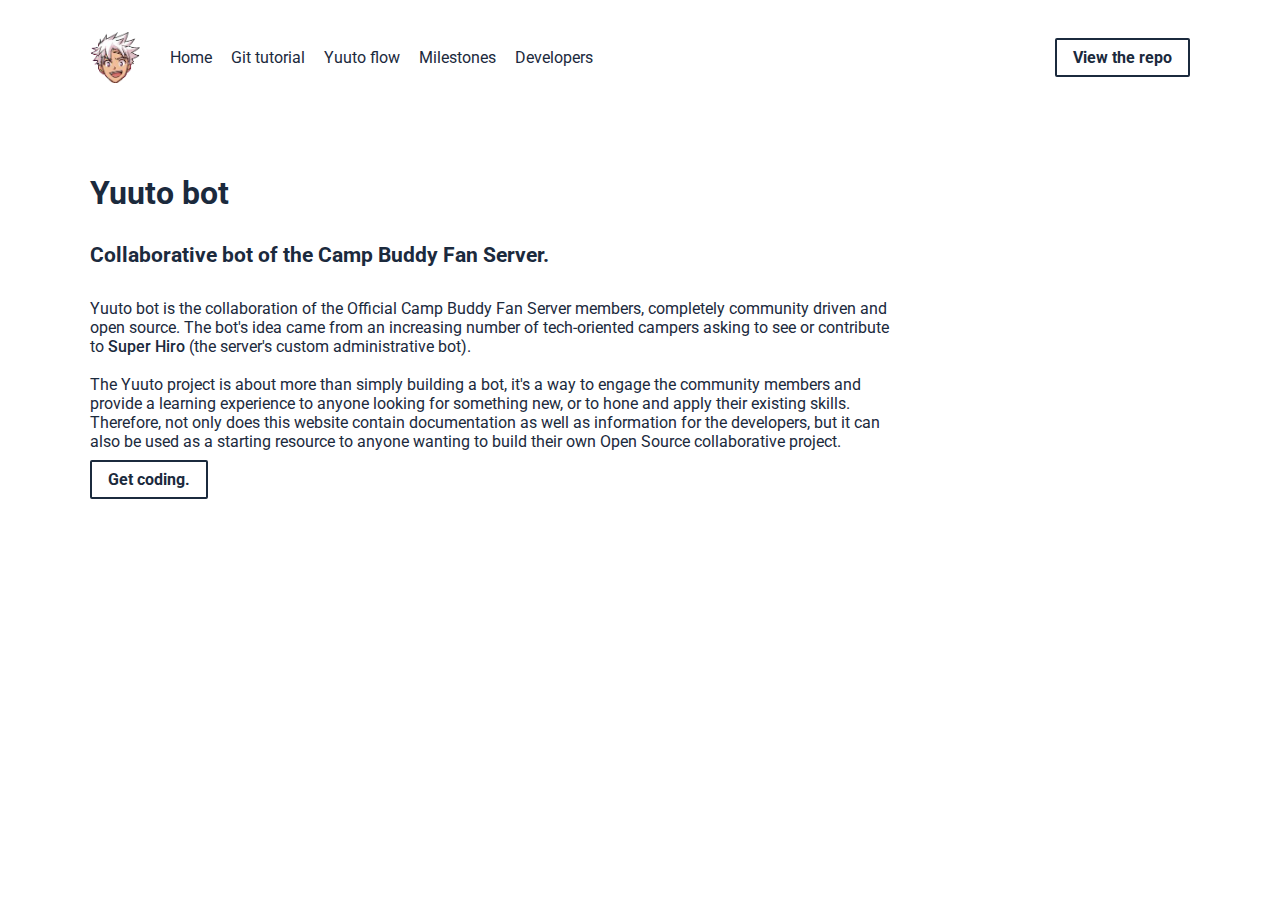
<file: index.html>
<!DOCTYPE html>
<html class="no-js" dir="ltr" lang="en-gb">
  <head>
    <!-- initial setup -->
    <meta charset="utf-8" />
    <meta content="ie=edge" http-equiv="x-ua-compatible" />
    <meta content="width=device-width, initial-scale=1" name="viewport" />
    <title>Yuuto-bot</title>
    <!-- meta -->
    <meta
      content="Information and setup-guides for Yuuto bot."
      name="description"
    />
    <meta content="Yuuto-bot team" name="author" />
    <meta content="Yuuto CB Discord bot" name="keywords" />
    <!-- links -->
    <link
      href="https://fonts.googleapis.com/css?family=Montserrat|Roboto:400,700&display=swap"
      rel="stylesheet"
    />
    <link href="media/styles/main.min.css" rel="stylesheet" type="text/css" />
    <link href="https://iamdeja.github.io/yuuto-docs" rel="canonical" />
    <!-- platforms -->
    <meta content="#ffffff" name="theme-color" />
  </head>

  <body class="home t-yuuto" current-page="landing" subcategory="general">
    <!-- Header -->
    <header class="c-gh u-relative u-fit--w u-of--h">
      <div class="u-wrapper u-margin--c u-padding-24-90--h">
        <div class="header-content">
          <a class="header-logo" href="https://iamdeja.github.io/yuuto-docs">
            <img src="media/images/yuuto.png" alt="yuuto's profile picture" />
          </a>
          <nav class="header-nav u-flex u-flex-al--c u-flex-jc--sb u-of--h">
            <ul class="header-nav__list u-of-x--a u-of-y--h u-nowrap">
              <li class="header-nav__list--el">
                <a href="">Home</a>
              </li>
              <li class="header-nav__list--el">
                <a href="kb/git-tutorial/">Git tutorial</a>
              </li>
              <li class="header-nav__list--el">
                <a href="kb/yuuto-flow/">Yuuto flow</a>
              </li>
              <li class="header-nav__list--el">
                <a href="milestones/">Milestones</a>
              </li>
              <li class="header-nav__list--el">
                <a href="developers/">Developers</a>
              </li>
              <li class="header-nav__list--el">
                <a href="https://github.com/Yuuto-Project/yuuto-bot">GitHub</a>
              </li>
            </ul>
          </nav>
          <div class="header-button">
            <a href="https://github.com/Yuuto-Project/yuuto-bot">View the repo</a>
          </div>
        </div>
      </div>
    </header>

    <!-- Main content -->
    <main class="c-landing" role="main">
      <div class="u-wrapper u-padding-24 u-padding-24-90--h u-margin--c">
        <section class="c-landing-sect c-landing-sect__prim">
          <div class="sect-content">
            <h2 class="sect-title">Yuuto bot</h2>
            <h3 class="sect-subtitle">
              Collaborative bot of the Camp Buddy Fan Server.
            </h3>
          </div>
        </section>
        <section class="c-landing-sect c-landing-sect__info">
          <div class="sect-content">
            <p>
              Yuuto bot is the collaboration of the
              <a href="https://discord.gg/hh2xDTV"
                >Official Camp Buddy Fan Server</a
              >
              members, completely community driven and open source. The bot's
              idea came from an increasing number of tech-oriented campers
              asking to see or contribute to <em>Super Hiro</em> (the server's
              custom administrative bot).
            </p>
            <br />
            <p>
              The Yuuto project is about more than simply building a bot, it's a
              way to engage the community members and provide a learning
              experience to anyone looking for something new, or to hone and
              apply their existing skills. Therefore, not only does this website
              contain documentation as well as information for the developers,
              but it can also be used as a starting resource to anyone wanting
              to build their own Open Source collaborative project.
            </p>
            <br />
            <a class="c-button" href="https://github.com/iamdeja/yuuto-bot"
              >Get coding.</a
            >
          </div>
        </section>
      </div>
    </main>

    <!-- Footer -->
    <footer class="c-global-footer"></footer>
  </body>
</html>
</file>
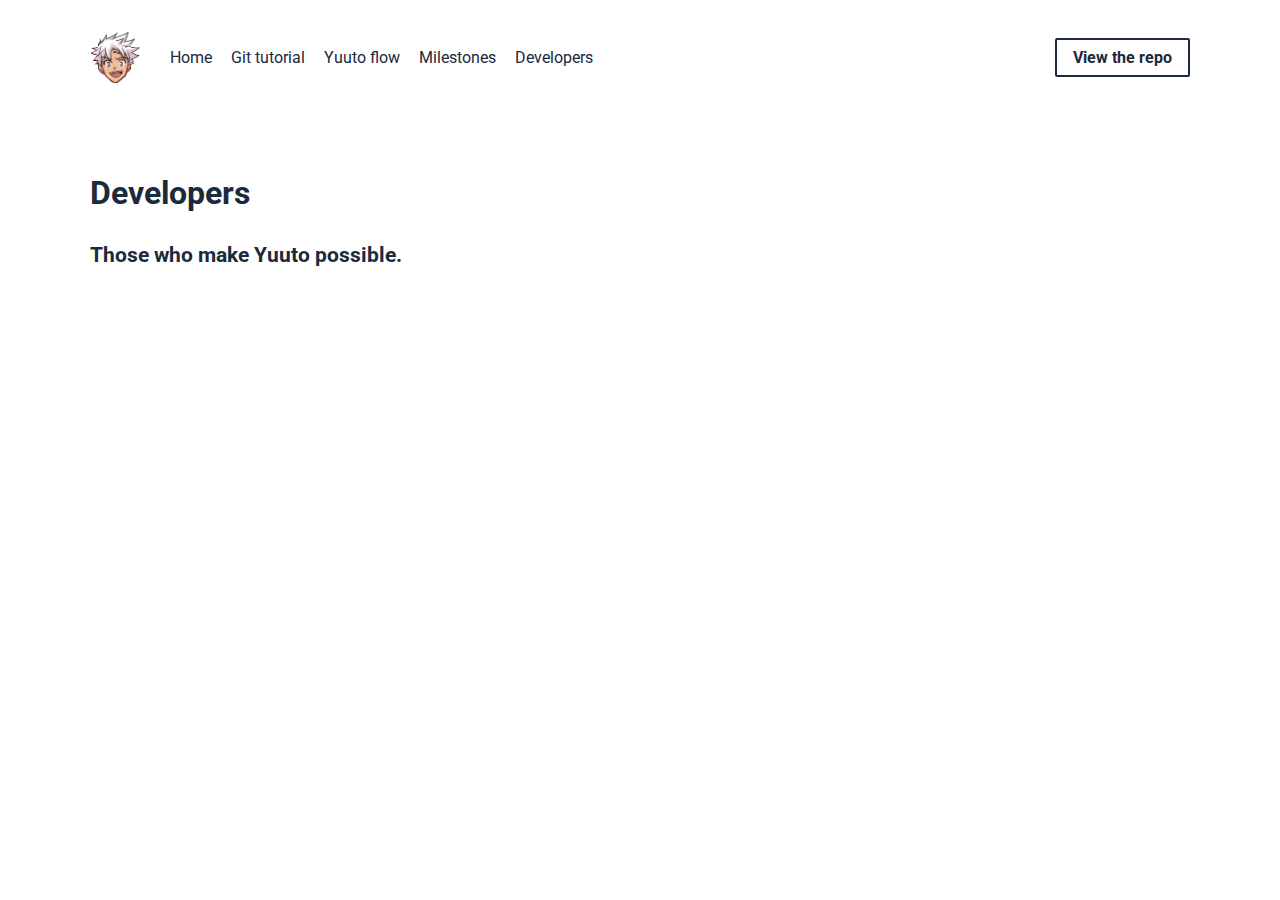
<file: developers/index.html>
<!DOCTYPE html>
<html class="no-js" dir="ltr" lang="en-gb">
  <head>
    <!-- initial setup -->
    <meta charset="utf-8" />
    <meta content="ie=edge" http-equiv="x-ua-compatible" />
    <meta content="width=device-width, initial-scale=1" name="viewport" />
    <title>Developers | Yuuto Bot</title>
    <!-- meta -->
    <meta
      content="List of developers forming the Yuuto project."
      name="description"
    />
    <meta content="Yuuto-bot team" name="author" />
    <meta content="Yuuto CB Discord bot" name="keywords" />
    <!-- links -->
    <link
      href="https://fonts.googleapis.com/css?family=Montserrat|Roboto:400,700&display=swap"
      rel="stylesheet"
    />
    <link
      href="../media/styles/main.min.css"
      rel="stylesheet"
      type="text/css"
    />
    <link href="https://iamdeja.github.io/yuuto-docs" rel="canonical" />
    <!-- platforms -->
    <meta content="#ffffff" name="theme-color" />
  </head>

  <body class="home t-yuuto" current-page="landing" subcategory="general">
    <!-- Header -->
    <header class="c-gh u-relative u-fit--w u-of--h">
      <div class="u-wrapper u-margin--c u-padding-24-90--h">
        <div class="header-content">
          <a class="header-logo" href="https://iamdeja.github.io/yuuto-docs">
            <img
              src="../media/images/yuuto.png"
              alt="yuuto's profile picture"
            />
          </a>
          <nav class="header-nav u-flex u-flex-al--c u-flex-jc--sb u-of--h">
            <ul class="header-nav__list u-of-x--a u-of-y--h u-nowrap">
              <li class="header-nav__list--el">
                <a href="../">Home</a>
              </li>
              <li class="header-nav__list--el">
                <a href="../kb/git-tutorial/">Git tutorial</a>
              </li>
              <li class="header-nav__list--el">
                <a href="../kb/yuuto-flow/">Yuuto flow</a>
              </li>
              <li class="header-nav__list--el">
                <a href="../milestones/">Milestones</a>
              </li>
              <li class="header-nav__list--el">
                <a href="">Developers</a>
              </li>
              <li class="header-nav__list--el">
                <a href="https://github.com/Yuuto-Project/yuuto-bot">GitHub</a>
              </li>
            </ul>
          </nav>
          <div class="header-button">
            <a href="https://github.com/Yuuto-Project/yuuto-bot"
              >View the repo</a
            >
          </div>
        </div>
      </div>
    </header>

    <!-- Main content -->
    <main class="c-landing" role="main">
      <div class="u-wrapper u-padding-24 u-padding-24-90--h u-margin--c">
        <section class="c-landing-sect c-landing-sect__prim">
          <div class="sect-content">
            <h2 class="sect-title">Developers</h2>
            <h3 class="sect-subtitle">
              Those who make Yuuto possible.
            </h3>
          </div>
        </section>
      </div>
    </main>

    <!-- Footer -->
    <footer class="c-global-footer"></footer>
  </body>
</html>
</file>
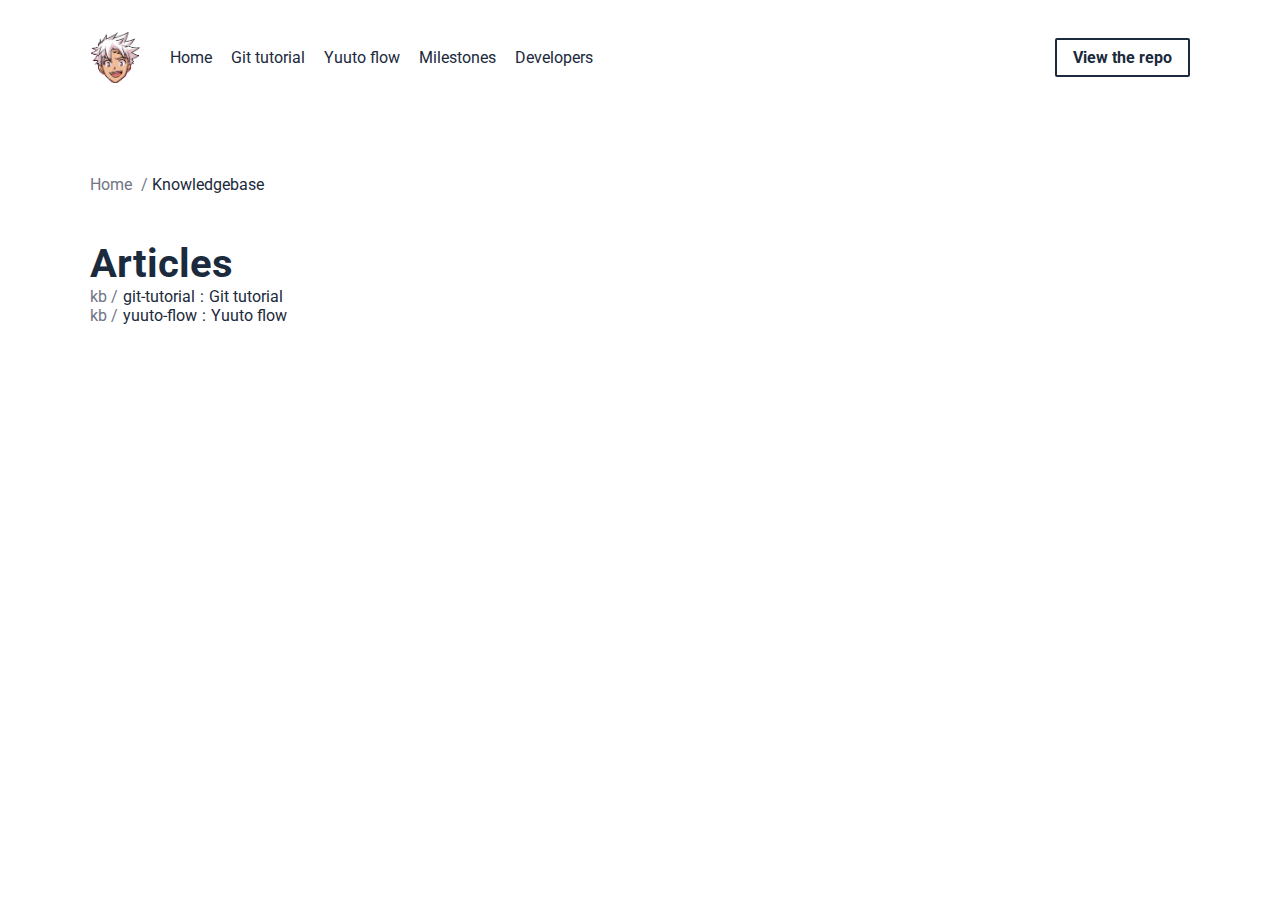
<file: kb/index.html>
<!DOCTYPE html>
<html class="no-js" dir="ltr" lang="en-gb">
  <head>
    <!-- initial setup -->
    <meta charset="utf-8" />
    <meta content="ie=edge" http-equiv="x-ua-compatible" />
    <meta content="width=device-width, initial-scale=1" name="viewport" />
    <title>Directory | Yuuto KB</title>
    <!-- meta -->
    <meta content="Yuuto's Knowledgebase directory." name="description" />
    <meta content="Yuuto-bot team" name="author" />
    <meta content="Yuuto CB knowledgebase" name="keywords" />
    <!-- links -->
    <link
      href="https://fonts.googleapis.com/css?family=Montserrat|Roboto:400,700&display=swap"
      rel="stylesheet"
    />
    <link
      href="../media/styles/main.min.css"
      rel="stylesheet"
      type="text/css"
    />
    <link href="https://iamdeja.github.io/yuuto-docs" rel="canonical" />
    <!-- platforms -->
    <meta content="#ffffff" name="theme-color" />
  </head>

  <body
    class="home t-yuuto"
    current-page="kb"
    subcategory="knowledgebase"
    type="directory"
  >
    <!-- Header -->
    <header class="c-gh u-relative u-fit--w u-of--h">
      <div class="u-wrapper u-margin--c u-padding-24-90--h">
        <div class="header-content">
          <a class="header-logo" href="https://iamdeja.github.io/yuuto-docs">
            <img
              alt="yuuto's profile picture"
              src="../media/images/yuuto.png"
            />
          </a>
          <nav class="header-nav u-flex u-flex-al--c u-flex-jc--sb u-of--h">
            <ul class="header-nav__list u-of-x--a u-of-y--h u-nowrap">
              <li class="header-nav__list--el">
                <a href="../">Home</a>
              </li>
              <li class="header-nav__list--el">
                <a href="git-tutorial/">Git tutorial</a>
              </li>
              <li class="header-nav__list--el">
                <a href="yuuto-flow/">Yuuto flow</a>
              </li>
              <li class="header-nav__list--el">
                <a href="../milestones/">Milestones</a>
              </li>
              <li class="header-nav__list--el">
                <a href="../developers/">Developers</a>
              </li>
              <li class="header-nav__list--el">
                <a href="https://github.com/Yuuto-Project/yuuto-bot">GitHub</a>
              </li>
            </ul>
          </nav>
          <div class="header-button">
            <a href="https://github.com/Yuuto-Project/yuuto-bot">View the repo</a>
          </div>
        </div>
      </div>
    </header>

    <!-- Main content -->
    <main class="c-dir" role="main">
      <div class="u-wrapper u-padding-24 u-padding-24-90--h u-margin--c">
        <nav aria-label="breadcrumbs" class="c-breadcrumbs u-fit--w">
          <ol class="c-breadcrumbs__list">
            <li class="u-inline-block">
              <a class="c-breadcrumbs__list--link" href="../">Home</a>
            </li>
            <li class="u-inline-block">Knowledgebase</li>
          </ol>
        </nav>
        <header class="c-header">
          <h1 class="c-header__title">Articles</h1>
        </header>
        <section class="c-dir-list pages u-block">
          <ul>
            <li>
              <a class="loc" href="git-tutorial/">git-tutorial</a>Git tutorial
            </li>
            <li><a class="loc" href="yuuto-flow/">yuuto-flow</a>Yuuto flow</li>
          </ul>
        </section>
      </div>
    </main>

    <!-- Footer -->
    <footer class="c-global-footer"></footer>
  </body>
</html>
</file>
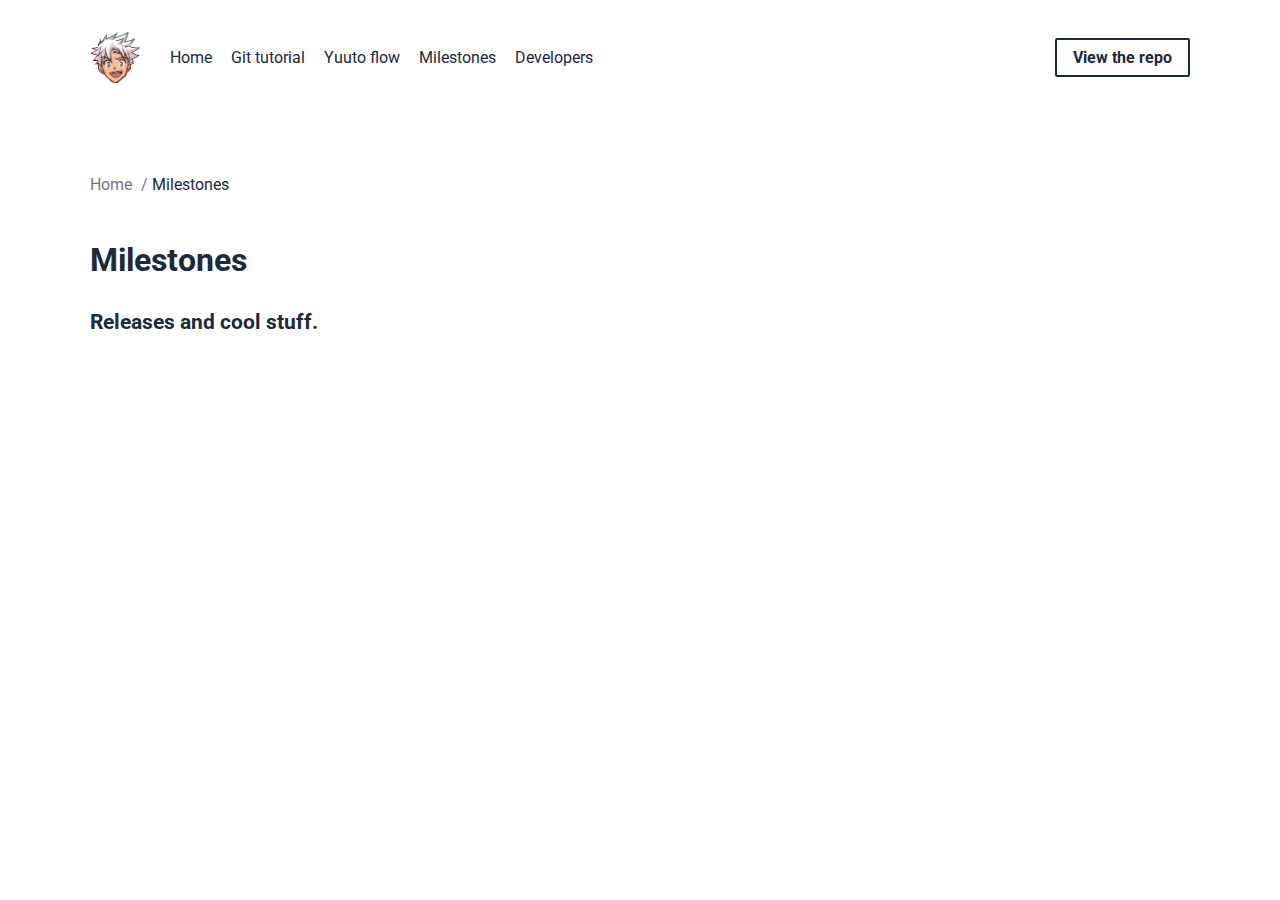
<file: milestones/index.html>
<!DOCTYPE html>
<html class="no-js" dir="ltr" lang="en-gb">
  <head>
    <!-- initial setup -->
    <meta charset="utf-8" />
    <meta content="ie=edge" http-equiv="x-ua-compatible" />
    <meta content="width=device-width, initial-scale=1" name="viewport" />
    <title>Milestones | Yuuto Bot</title>
    <!-- meta -->
    <meta content="List of Yuuto project's milestones." name="description" />
    <meta content="Yuuto-bot team" name="author" />
    <meta content="Yuuto CB Discord bot" name="keywords" />
    <!-- links -->
    <link
      href="https://fonts.googleapis.com/css?family=Montserrat|Roboto:400,700&display=swap"
      rel="stylesheet"
    />
    <link
      href="../media/styles/main.min.css"
      rel="stylesheet"
      type="text/css"
    />
    <link href="https://iamdeja.github.io/yuuto-docs" rel="canonical" />
    <!-- platforms -->
    <meta content="#ffffff" name="theme-color" />
  </head>

  <body class="home t-yuuto" current-page="landing" subcategory="general">
    <!-- Header -->
    <header class="c-gh u-relative u-fit--w u-of--h">
      <div class="u-wrapper u-margin--c u-padding-24-90--h">
        <div class="header-content">
          <a class="header-logo" href="https://iamdeja.github.io/yuuto-docs">
            <img
              alt="yuuto's profile picture"
              src="../media/images/yuuto.png"
            />
          </a>
          <nav class="header-nav u-flex u-flex-al--c u-flex-jc--sb u-of--h">
            <ul class="header-nav__list u-of-x--a u-of-y--h u-nowrap">
              <li class="header-nav__list--el">
                <a href="../">Home</a>
              </li>
              <li class="header-nav__list--el">
                <a href="../kb/git-tutorial/">Git tutorial</a>
              </li>
              <li class="header-nav__list--el">
                <a href="../kb/yuuto-flow/">Yuuto flow</a>
              </li>
              <li class="header-nav__list--el">
                <a href="">Milestones</a>
              </li>
              <li class="header-nav__list--el">
                <a href="../developers/">Developers</a>
              </li>
              <li class="header-nav__list--el">
                <a href="https://github.com/Yuuto-Project/yuuto-bot">GitHub</a>
              </li>
            </ul>
          </nav>
          <div class="header-button">
            <a href="https://github.com/Yuuto-Project/yuuto-bot"
              >View the repo</a
            >
          </div>
        </div>
      </div>
    </header>

    <!-- Main content -->
    <main class="c-landing" role="main">
      <div class="u-wrapper u-padding-24 u-padding-24-90--h u-margin--c">
        <nav aria-label="breadcrumbs" class="c-breadcrumbs u-fit--w">
          <ol class="c-breadcrumbs__list">
            <li class="u-inline-block">
              <a class="c-breadcrumbs__list--link" href="../">Home</a>
            </li>
            <li class="u-inline-block">Milestones</li>
          </ol>
        </nav>
        <section class="c-landing-sect c-landing-sect__prim">
          <div class="sect-content">
            <h2 class="sect-title">Milestones</h2>
            <h3 class="sect-subtitle">
              Releases and cool stuff.
            </h3>
          </div>
        </section>
      </div>
    </main>

    <!-- Footer -->
    <footer class="c-global-footer"></footer>
  </body>
</html>
</file>
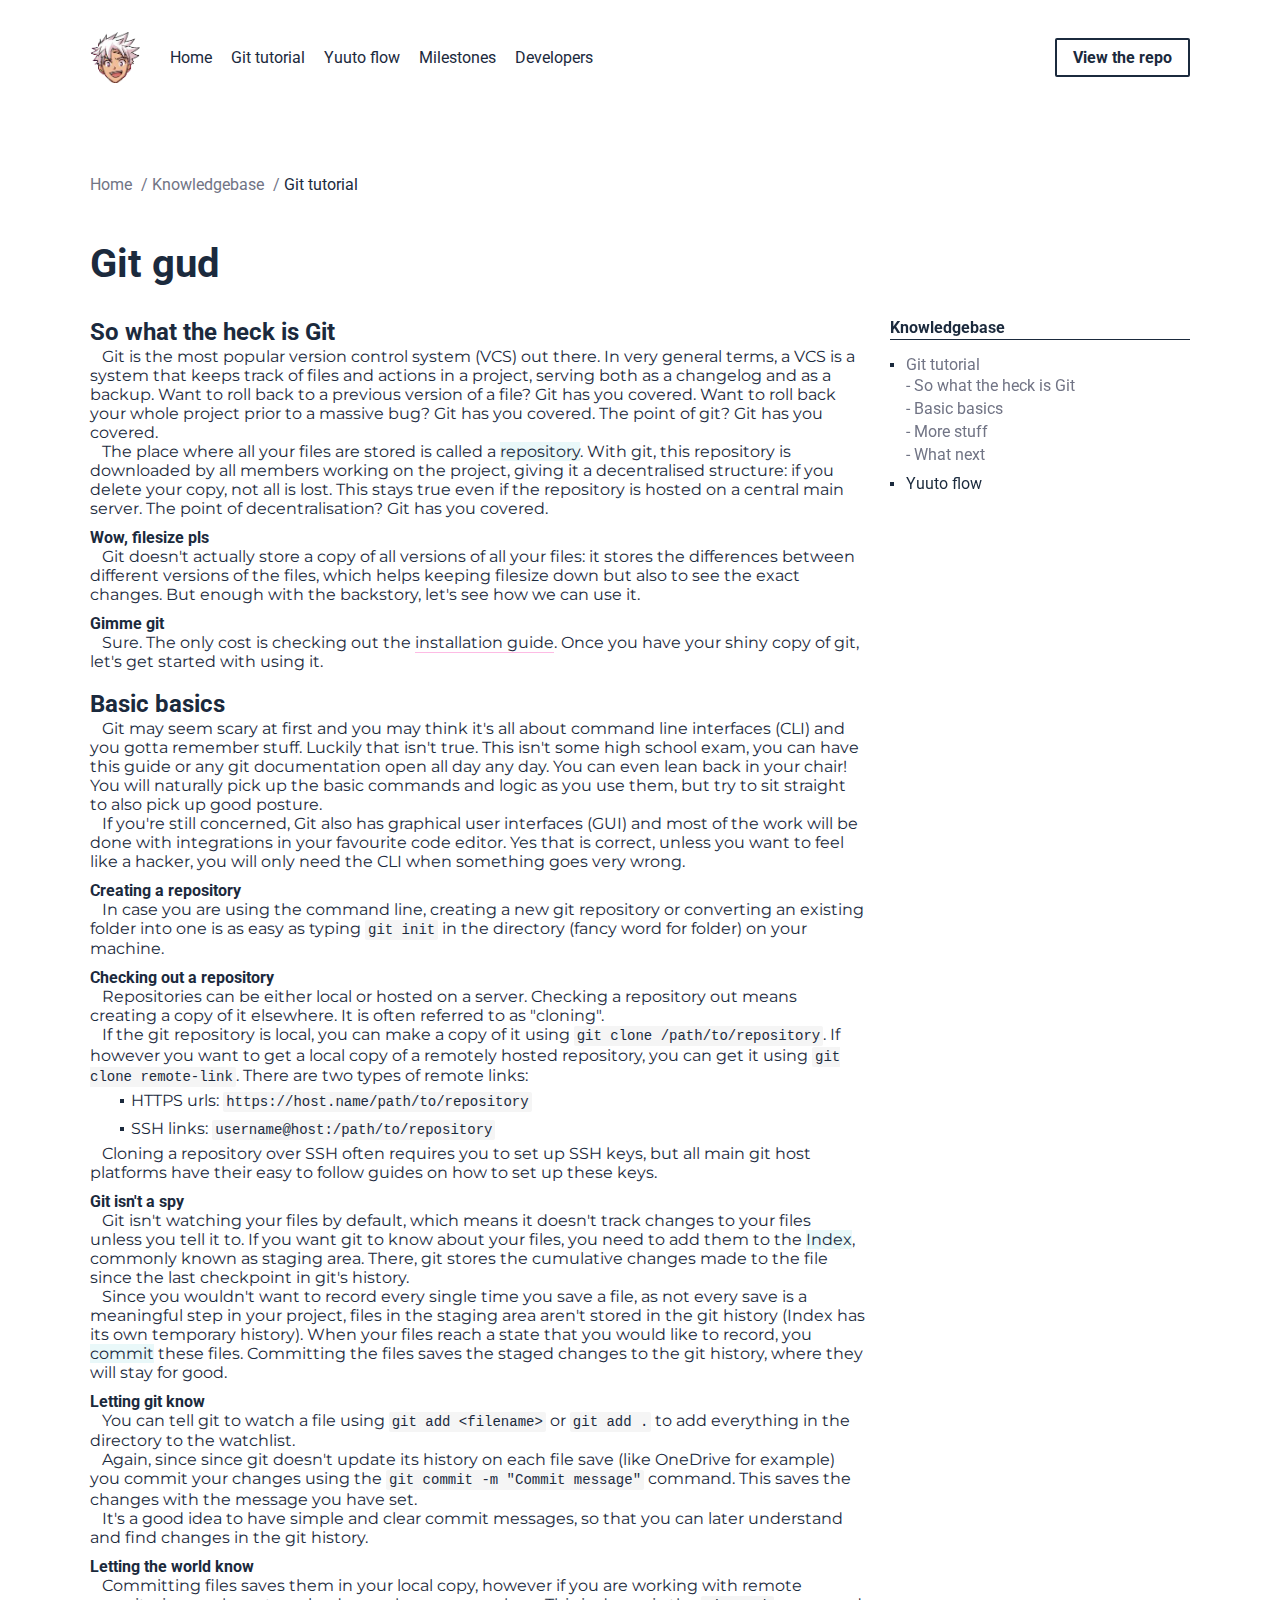
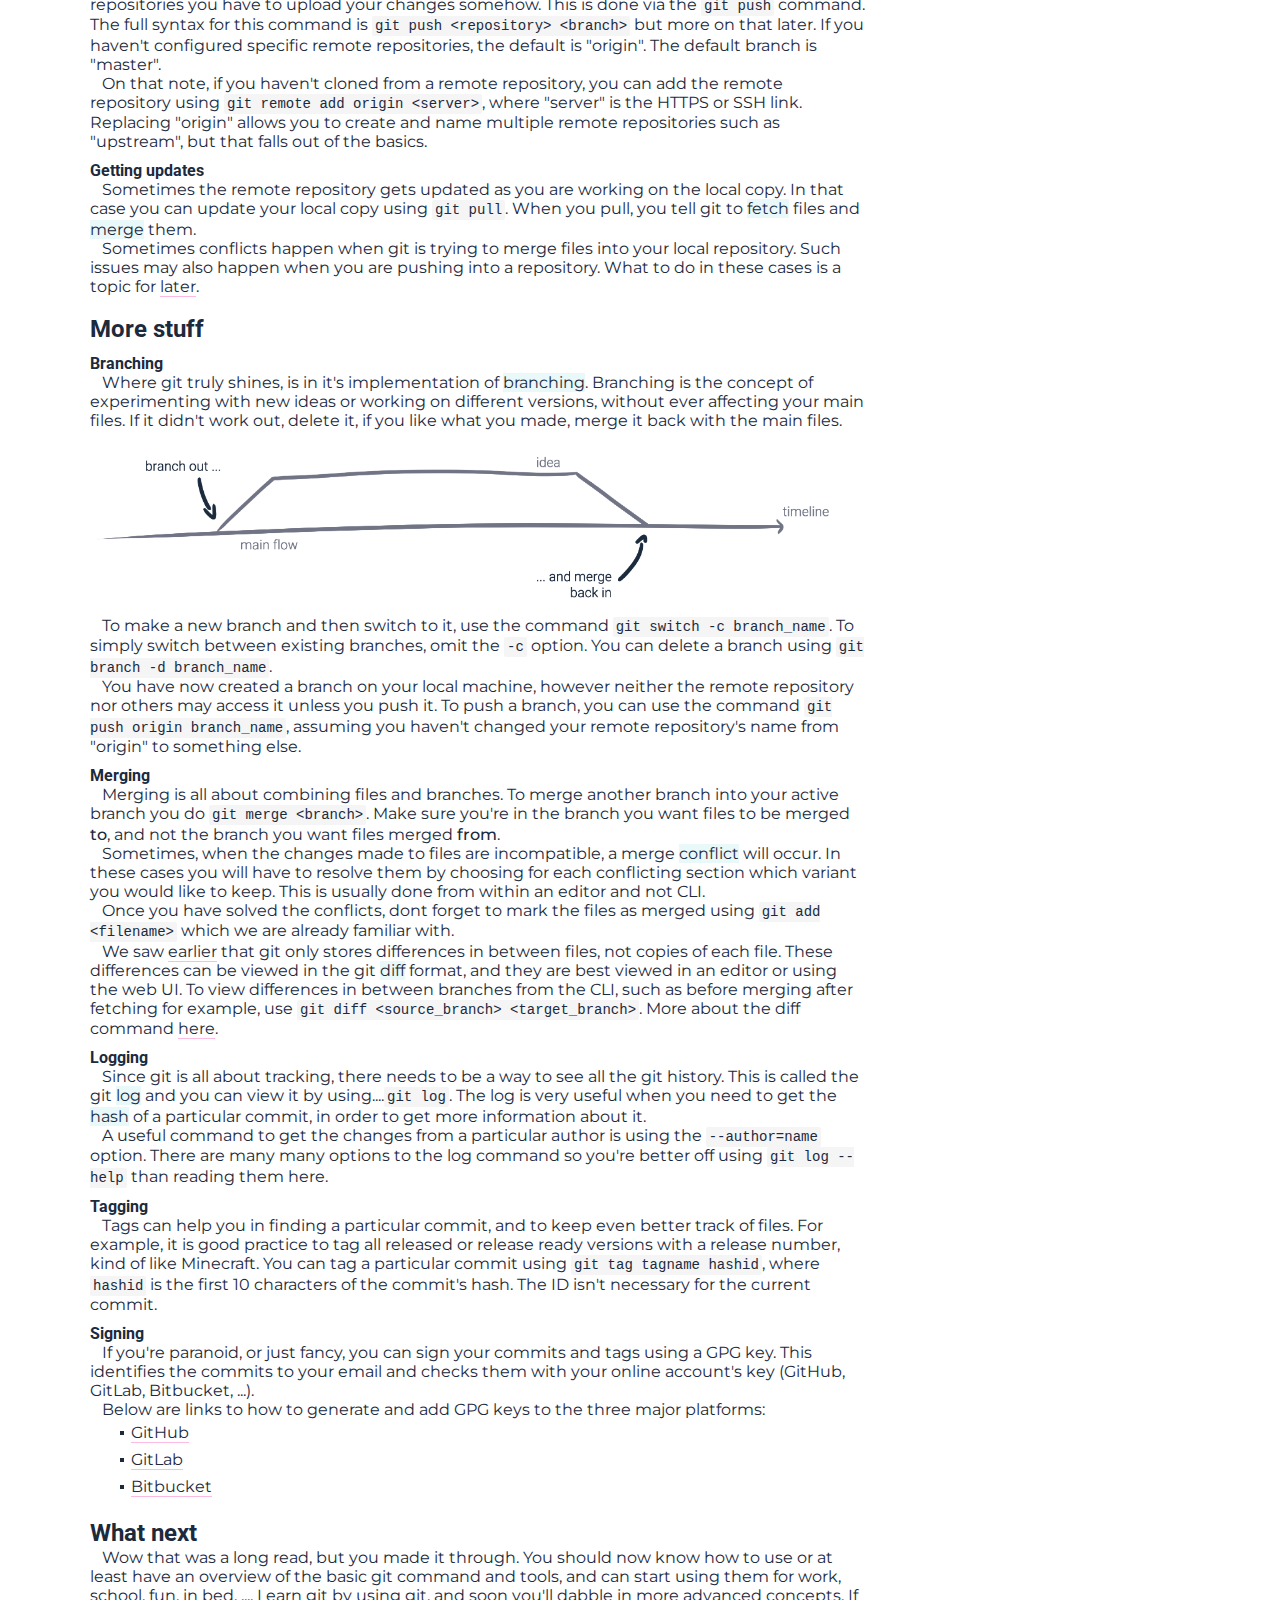
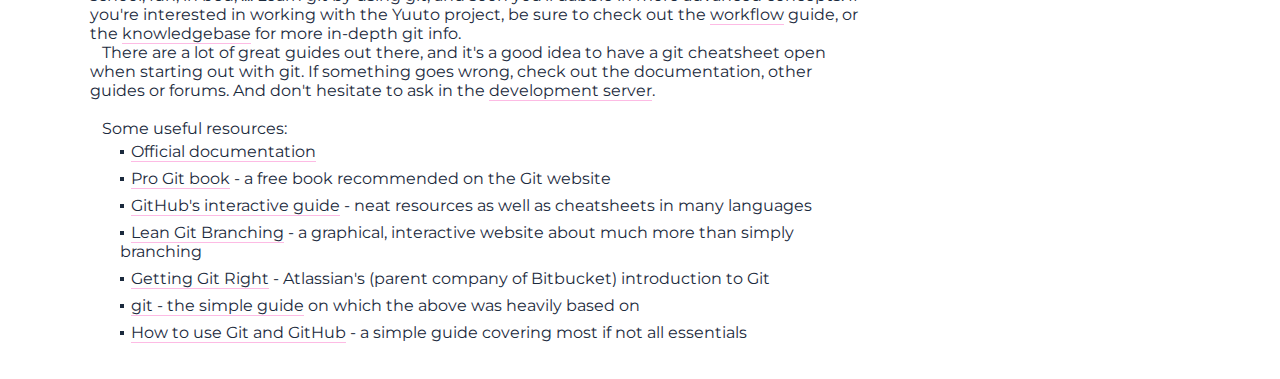
<file: kb/git-tutorial/index.html>
<!DOCTYPE html>
<html class="no-js" dir="ltr" lang="en-gb">
  <head>
    <!-- initial setup -->
    <meta charset="utf-8" />
    <meta content="ie=edge" http-equiv="x-ua-compatible" />
    <meta content="width=device-width, initial-scale=1" name="viewport" />
    <title>Git tutorial | Yuuto KB</title>
    <!-- meta -->
    <meta content="How to work with git." name="description" />
    <meta content="Yuuto-bot team" name="author" />
    <meta content="Yuuto CB bot git tutorial" name="keywords" />
    <!-- links -->
    <link
      href="https://fonts.googleapis.com/css2?family=Montserrat:wght@400;500&family=Roboto:wght@400;700&display=swap"
      rel="stylesheet"
    />
    <link
      href="../../media/styles/main.min.css"
      rel="stylesheet"
      type="text/css"
    />
    <link href="https://iamdeja.github.io/yuuto-docs" rel="canonical" />
    <!-- platforms -->
    <meta content="#ffffff" name="theme-color" />
    <!-- Scripts -->
    <script
      defer=""
      src="../../media/scripts/main.js"
      type="text/JavaScript"
    ></script>
  </head>

  <body
    class="home t-yuuto"
    current-page="git-tutorial"
    subcategory="knowledgebase"
  >
    <!-- No progress tracker -->
    <!-- Header -->
    <header class="c-gh u-relative u-fit--w u-of--h">
      <div class="u-wrapper u-margin--c u-padding-24-90--h">
        <div class="header-content">
          <a class="header-logo" href="https://iamdeja.github.io/yuuto-docs">
            <img
              alt="yuuto's profile picture"
              src="../../media/images/yuuto.png"
            />
          </a>
          <nav class="header-nav u-flex u-flex-al--c u-flex-jc--sb u-of--h">
            <ul class="header-nav__list u-of-x--a u-of-y--h u-nowrap">
              <li class="header-nav__list--el">
                <a href="../../">Home</a>
              </li>
              <li class="header-nav__list--el">
                <a href="">Git tutorial</a>
              </li>
              <li class="header-nav__list--el">
                <a href="../yuuto-flow/">Yuuto flow</a>
              </li>
              <li class="header-nav__list--el">
                <a href="../../milestones/">Milestones</a>
              </li>
              <li class="header-nav__list--el">
                <a href="../../developers/">Developers</a>
              </li>
              <li class="header-nav__list--el">
                <a href="https://github.com/Yuuto-Project/yuuto-bot">GitHub</a>
              </li>
            </ul>
          </nav>
          <div class="header-button">
            <a href="https://github.com/Yuuto-Project/yuuto-bot"
              >View the repo</a
            >
          </div>
        </div>
      </div>
    </header>

    <!-- Main content -->
    <main class="c-articlepage" role="main">
      <div class="u-wrapper u-padding-24 u-padding-24-90--h u-margin--c">
        <nav aria-label="breadcrumbs" class="c-breadcrumbs u-fit--w">
          <ol class="c-breadcrumbs__list">
            <li class="u-inline-block">
              <a class="c-breadcrumbs__list--link" href="../../">Home</a>
            </li>
            <li class="u-inline-block">
              <a class="c-breadcrumbs__list--link" href="../">Knowledgebase</a>
            </li>
            <li class="u-inline-block">Git tutorial</li>
          </ol>
        </nav>
        <header class="c-article-header">
          <h1 class="artic-title">Git gud</h1>
        </header>
        <article class="c-article u-inline-block">
          <h3 id="whatis">So what the heck is Git</h3>
          <p>
            Git is the most popular version control system (VCS) out there. In
            very general terms, a VCS is a system that keeps track of files and
            actions in a project, serving both as a changelog and as a backup.
            Want to roll back to a previous version of a file? Git has you
            covered. Want to roll back your whole project prior to a massive
            bug? Git has you covered. The point of git? Git has you covered.
          </p>
          <p>
            The place where all your files are stored is called a
            <b class="has-annotation" id="repository">repository</b>. With git,
            this repository is downloaded by all members working on the project,
            giving it a decentralised structure: if you delete your copy, not
            all is lost. This stays true even if the repository is hosted on a
            central main server. The point of decentralisation? Git has you
            covered.
          </p>
          <h4 id="filesize-pls">Wow, filesize pls</h4>
          <p>
            Git doesn't actually store a copy of all versions of all your files:
            it stores the differences between different versions of the files,
            which helps keeping filesize down but also to see the exact changes.
            But enough with the backstory, let's see how we can use it.
          </p>
          <h4>Gimme git</h4>
          <p>
            Sure. The only cost is checking out the
            <a
              href="https://git-scm.com/book/en/v2/Getting-Started-Installing-Git"
              >installation guide</a
            >. Once you have your shiny copy of git, let's get started with
            using it.
          </p>
          <h3 id="basic-basics">Basic basics</h3>
          <p>
            Git may seem scary at first and you may think it's all about command
            line interfaces (CLI) and you gotta remember stuff. Luckily that
            isn't true. This isn't some high school exam, you can have this
            guide or any git documentation open all day any day. You can even
            lean back in your chair! You will naturally pick up the basic
            commands and logic as you use them, but try to sit straight to also
            pick up good posture.
          </p>
          <p>
            If you're still concerned, Git also has graphical user interfaces
            (GUI) and most of the work will be done with integrations in your
            favourite code editor. Yes that is correct, unless you want to feel
            like a hacker, you will only need the CLI when something goes very
            wrong.
          </p>
          <h4>Creating a repository</h4>
          <p>
            In case you are using the command line, creating a new git
            repository or converting an existing folder into one is as easy as
            typing
            <code>git init</code> in the directory (fancy word for folder) on
            your machine.
          </p>
          <h4>Checking out a repository</h4>
          <p>
            Repositories can be either local or hosted on a server. Checking a
            repository out means creating a copy of it elsewhere. It is often
            referred to as "cloning".
          </p>
          <p>
            If the git repository is local, you can make a copy of it using
            <code>git clone /path/to/repository</code>. If however you want to
            get a local copy of a remotely hosted repository, you can get it
            using <code>git clone remote-link</code>. There are two types of
            remote links:
          </p>
          <ul>
            <li>
              HTTPS urls:
              <code>https://host.name/path/to/repository</code>
            </li>
            <li>
              SSH links:
              <code>username@host:/path/to/repository</code>
            </li>
          </ul>
          <p>
            Cloning a repository over SSH often requires you to set up SSH keys,
            but all main git host platforms have their easy to follow guides on
            how to set up these keys.
          </p>
          <h4>Git isn't a spy</h4>
          <p>
            Git isn't watching your files by default, which means it doesn't
            track changes to your files unless you tell it to. If you want git
            to know about your files, you need to add them to the
            <b class="has-annotation" id="index">Index</b>, commonly known as
            staging area. There, git stores the cumulative changes made to the
            file since the last checkpoint in git's history.
          </p>
          <p>
            Since you wouldn't want to record every single time you save a file,
            as not every save is a meaningful step in your project, files in the
            staging area aren't stored in the git history (Index has its own
            temporary history). When your files reach a state that you would
            like to record, you
            <b class="has-annotation" id="commit">commit</b> these files.
            Committing the files saves the staged changes to the git history,
            where they will stay for good.
          </p>
          <h4>Letting git know</h4>
          <p>
            You can tell git to watch a file using
            <code>git add &ltfilename&gt</code> or <code>git add .</code> to add
            everything in the directory to the watchlist.
          </p>
          <p>
            Again, since since git doesn't update its history on each file save
            (like OneDrive for example) you commit your changes using the
            <code>git commit -m "Commit message"</code> command. This saves the
            changes with the message you have set.
          </p>
          <p>
            It's a good idea to have simple and clear commit messages, so that
            you can later understand and find changes in the git history.
          </p>
          <h4>Letting the world know</h4>
          <p>
            Committing files saves them in your local copy, however if you are
            working with remote repositories you have to upload your changes
            somehow. This is done via the <code>git push</code> command. The
            full syntax for this command is
            <code>git push &ltrepository&gt &ltbranch&gt</code> but more on that
            later. If you haven't configured specific remote repositories, the
            default is "origin". The default branch is "master".
          </p>
          <p>
            On that note, if you haven't cloned from a remote repository, you
            can add the remote repository using
            <code>git remote add origin &ltserver&gt</code>, where "server" is
            the HTTPS or SSH link. Replacing "origin" allows you to create and
            name multiple remote repositories such as "upstream", but that falls
            out of the basics.
          </p>
          <h4>Getting updates</h4>
          <p>
            Sometimes the remote repository gets updated as you are working on
            the local copy. In that case you can update your local copy using
            <code>git pull</code>. When you pull, you tell git to
            <b class="has-annotation" id="fetch">fetch</b> files and
            <b class="has-annotation" id="merge">merge</b> them.
          </p>
          <p>
            Sometimes conflicts happen when git is trying to merge files into
            your local repository. Such issues may also happen when you are
            pushing into a repository. What to do in these cases is a topic for
            <a href="#merging">later</a>.
          </p>
          <h3 id="more-stuff">More stuff</h3>
          <h4>Branching</h4>
          <p>
            Where git truly shines, is in it's implementation of
            <b class="has-annotation" id="branching">branching</b>. Branching is
            the concept of experimenting with new ideas or working on different
            versions, without ever affecting your main files. If it didn't work
            out, delete it, if you like what you made, merge it back with the
            main files.
          </p>
          <img
            alt="Git branching example"
            src="../../media/images/git_branching.png"
          />
          <p>
            To make a new branch and then switch to it, use the command
            <code>git switch -c branch_name</code>. To simply switch between
            existing branches, omit the <code>-c</code> option. You can delete a
            branch using <code>git branch -d branch_name</code>.
          </p>
          <p>
            You have now created a branch on your local machine, however neither
            the remote repository nor others may access it unless you push it.
            To push a branch, you can use the command
            <code>git push origin branch_name</code>, assuming you haven't
            changed your remote repository's name from "origin" to something
            else.
          </p>
          <h4 id="merging">Merging</h4>
          <p>
            Merging is all about combining files and branches. To merge another
            branch into your active branch you do
            <code>git merge &ltbranch&gt</code>. Make sure you're in the branch
            you want files to be merged <em>to</em>, and not the branch you want
            files merged <em>from</em>.
          </p>
          <p>
            Sometimes, when the changes made to files are incompatible, a merge
            <b id="conflict" class="has-annotation">conflict</b> will occur. In
            these cases you will have to resolve them by choosing for each
            conflicting section which variant you would like to keep. This is
            usually done from within an editor and not CLI.
          </p>
          <p>
            Once you have solved the conflicts, dont forget to mark the files as
            merged using <code>git add &ltfilename&gt</code> which we are
            already familiar with.
          </p>
          <p>
            We saw <a href="#filesize-pls">earlier</a> that git only stores
            differences in between files, not copies of each file. These
            differences can be viewed in the git
            <b id="diff" class="has-annotation">diff</b> format, and they are
            best viewed in an editor or using the web UI. To view differences in
            between branches from the CLI, such as before merging after fetching
            for example, use
            <code>git diff &ltsource_branch&gt &lttarget_branch&gt</code>. More
            about the diff command <a href="">here</a>.
          </p>
          <h4>Logging</h4>
          <p>
            Since git is all about tracking, there needs to be a way to see all
            the git history. This is called the git
            <b id="log" class="has-annotation">log</b> and you can view it by
            using....<code>git log</code>. The log is very useful when you need
            to get the <b id="hash" class="has-annotation">hash</b> of a
            particular commit, in order to get more information about it.
          </p>
          <p>
            A useful command to get the changes from a particular author is
            using the <code>--author=name</code> option. There are many many
            options to the log command so you're better off using
            <code>git log --help</code> than reading them here.
          </p>
          <h4>Tagging</h4>
          <p>
            Tags can help you in finding a particular commit, and to keep even
            better track of files. For example, it is good practice to tag all
            released or release ready versions with a release number, kind of
            like Minecraft. You can tag a particular commit using
            <code>git tag tagname hashid</code>, where <code>hashid</code> is
            the first 10 characters of the commit's hash. The ID isn't necessary
            for the current commit.
          </p>
          <h4>Signing</h4>
          <p>
            If you're paranoid, or just fancy, you can sign your commits and
            tags using a GPG key. This identifies the commits to your email and
            checks them with your online account's key (GitHub, GitLab,
            Bitbucket, ...).
          </p>
          <p>
            Below are links to how to generate and add GPG keys to the three
            major platforms:
          </p>
          <ul>
            <li>
              <a
                href="https://help.github.com/en/github/authenticating-to-github/managing-commit-signature-verification"
                >GitHub</a
              >
            </li>
            <li>
              <a
                href="https://docs.gitlab.com/ee/user/project/repository/gpg_signed_commits/"
                >GitLab</a
              >
            </li>
            <li>
              <a
                href="https://confluence.atlassian.com/bitbucketserver/using-gpg-keys-913477014.html"
                >Bitbucket</a
              >
            </li>
          </ul>
          <h3 id="what-next">What next</h3>
          <p>
            Wow that was a long read, but you made it through. You should now
            know how to use or at least have an overview of the basic git
            command and tools, and can start using them for work, school, fun,
            in bed, .... Learn git by using git, and soon you'll dabble in more
            advanced concepts. If you're interested in working with the Yuuto
            project, be sure to check out the
            <a href="../yuuto-flow/">workflow</a> guide, or the
            <a href="../">knowledgebase</a> for more in-depth git info.
          </p>
          <p>
            There are a lot of great guides out there, and it's a good idea to
            have a git cheatsheet open when starting out with git. If something
            goes wrong, check out the documentation, other guides or forums. And
            don't hesitate to ask in the
            <a href="https://discord.gg/fPFbV8G">development server</a>.
          </p>
          <br />
          <p>Some useful resources:</p>
          <ul>
            <li>
              <a href="https://git-scm.com/docs">Official documentation</a>
            </li>
            <li>
              <a href="https://git-scm.com/book/en/v2">Pro Git book</a> - a free
              book recommended on the Git website
            </li>
            <li>
              <a href="https://try.github.io/">GitHub's interactive guide</a> -
              neat resources as well as cheatsheets in many languages
            </li>
            <li>
              <a href="https://learngitbranching.js.org/">Lean Git Branching</a>
              - a graphical, interactive website about much more than simply
              branching
            </li>
            <li>
              <a href="https://www.atlassian.com/git">Getting Git Right</a> -
              Atlassian's (parent company of Bitbucket) introduction to Git
            </li>
            <li>
              <a href="https://rogerdudler.github.io/git-guide/"
                >git - the simple guide</a
              >
              on which the above was heavily based on
            </li>
            <li>
              <a href="https://www.codepicky.com/git-tutorial/"
                >How to use Git and GitHub</a
              >
              - a simple guide covering most if not all essentials
            </li>
          </ul>
        </article>
        <nav class="c-article-nav u-float--r u-relative">
          <h2 class="c-article-nav__title">Knowledgebase</h2>
          <ul class="c-article-nav__list">
            <li class="u-relative">
              <a href="#">Git tutorial</a>
              <ul>
                <li><a href="#whatis">So what the heck is Git</a></li>
                <li><a href="#basic-basics">Basic basics</a></li>
                <li><a href="#more-stuff">More stuff</a></li>
                <li><a href="#what-next">What next</a></li>
              </ul>
            </li>
            <li class="u-relative">
              <a href="../yuuto-flow/">Yuuto flow</a>
            </li>
          </ul>
          <div class="c-annotations">
            <div class="annotation --branching">
              In Git, branching is a very lightweight operation, making it a
              powerful core feature. This is not true for many other VCSs. More
              info
              <a href="">here</a>.
            </div>
            <div class="annotation --commit">
              When to commit files is purely preference. Some prefer less and
              more meaningful commits, some commit after every minor change.
            </div>
            <div class="annotation --merge">
              Merging can get pretty complicated. While the very basics are
              covered <a href="#merging">later</a> in this guide, more info
              about it can be found <a href="">here</a>.
            </div>
            <div class="annotation --fetch">
              When you fetch files, you are simply updating git on new changes
              such as new branches or commits. It won't write to your local
              files.
            </div>
            <div class="annotation --repository">
              The repository also stores all the metadata and the git magic for
              your files. On your local machine it is located in a
              <code>.git</code> folder. Delete it and your local history is
              gone.
            </div>
            <div class="annotation --index">
              The Index works as a cache. It stores all the changes that you
              don't necessarily want to commit separately.
            </div>
            <div class="annotation --hash">
              A hash is like a footprint, or commit signature. It is a long
              sequence of letters and numbers that uniquely identifies a commit.
            </div>
            <div class="annotation --conflict">
              Conflicts typically happen when you are trying to merge a file
              which has a newer version that the version you made changes to,
              and git can't figure out which changes to keep.
            </div>
            <div class="annotation --log">
              Using the log with a CLI isn't the most clear and optimised,
              therefore when starting out, it's good to use a GUI or web
              interface.
            </div>
            <div class="annotation --diff">
              The diff format shows additions, removals and changes to files. On
              graphical interfaces, unchanged parts of code are often skipped.
            </div>
          </div>
        </nav>
      </div>
    </main>

    <!-- Footer -->
    <footer class="c-global-footer"></footer>
  </body>
</html>
</file>
<file: media/styles/main.min.css>
﻿.t-yuuto{--c-text: #1b2a3d;--c-bg: #fff;--c-spot: #18c164;--c-spotlight: #fdbbe4;--c-limelight: #2bb9c0;--c-text--reverse: #717485;--c-bg--reverse: #f5f5f5;--c-spot--reverse: #fff;--c-lime--subtle: rgba(43, 185, 192, 0.1);--c-gradient: linear-gradient( 90deg, rgba(253, 187, 228, 1) 15%, rgba(43, 185, 192, 1) 100% )}.u-of--h{overflow:hidden !important}.u-of--a{overflow:auto !important}.u-of--s{overflow:scroll !important}.u-of-x--h{overflow-x:hidden !important}.u-of-x--a{overflow-x:auto !important}.u-of-x--s{overflow-x:scroll !important}.u-of-y--h{overflow-y:hidden !important}.u-of-y--a{overflow-y:auto !important}.u-of-y--s{overflow-y:scroll !important}.u-nowrap{white-space:nowrap !important}.u-block{display:block}.u-flex{display:-webkit-box;display:-ms-flexbox;display:flex}.u-flex-f{-ms-flex:1 1 auto;flex:1 1 auto;-webkit-box-flex:1}.u-flex-al--c{-webkit-box-align:center;-ms-flex-align:center;align-items:center}.u-flex-jc--sb{-webkit-box-pack:space-between;-ms-flex-pack:space-between;justify-content:space-between}.u-flex-jc--fs{justify-content:flex-start;-webkit-box-pack:start;-ms-flex-pack:start}.u-flex-fg--1{-webkit-box-flex:1;-ms-flex-positive:1;flex-grow:1}.u-flex-fw--w{-ms-flex-wrap:wrap;flex-wrap:wrap}.u-flex-fb--bigpadf{-ms-flex-preferred-size:100%;flex-basis:100%}@media only screen and (min-width: 760px){.u-flex-fb--bigpadf{-ms-flex-preferred-size:50%;flex-basis:50%}}@media only screen and (min-width: 1200px){.u-flex-fb--bigpadf{-ms-flex-preferred-size:25%;flex-basis:25%}}.u-grid{display:grid}.u-grid-al--c{align-items:center;-webkit-box-align:center;-ms-flex-align:center}.u-grid-pl--cl{place-items:center start}.u-igrid{display:inline-grid}.u-inline-block{display:inline-block}.u-none{display:none}.u-fit{width:100%;height:100%}.u-fit--w{width:100%}.u-fit--h{height:100%}.u-viewport-fit{width:100vw;height:100vh}.u-viewport-fit--w{width:100vw}.u-viewport-fit--h{height:100vh}.u-absolute{position:absolute}.u-fixed{position:fixed}.u-relative{position:relative}.u-pos-x-center{left:50%;-webkit-transform:translateX(-50%);transform:translateX(-50%)}.u-pos-y-center{top:50%;-webkit-transform:translateY(-50%);transform:translateY(-50%)}.u-pos-center{top:50%;left:50%;-webkit-transform:translate(-50%, -50%);transform:translate(-50%, -50%)}.u-pos-t{top:0}.u-pos-r{right:0}.u-pos-b{bottom:0}.u-pos-l{left:0}.u-pos-tr{top:0;right:0}.u-pos-tl{top:0;left:0}.u-pos-bl{bottom:0;left:0}.u-pos-br{right:0;bottom:0}.u-float--r{float:right}.u-float--l{float:left}.u-margin--c{margin-right:auto !important;margin-left:auto !important}.u-ta--r{text-align:right}.u-ta--c{text-align:center}.u-ta--l{text-align:left}.u-ta--j{text-align:justify}.u-padding-24,.u-padding-24-90{padding:24px !important}.u-padding-24--h,.u-padding-24-90--h{padding-right:24px !important;padding-left:24px !important}@media only screen and (min-width: 1000px){.u-padding-24--h,.u-padding-24-90--h{padding-right:60px !important;padding-left:60px !important}}.u-padding-24--v,.u-padding-24-90--v{padding-top:24px !important;padding-bottom:24px !important}@media only screen and (min-width: 1000px){.u-padding-24--v,.u-padding-24-90--v{padding-top:60px !important;padding-bottom:60px !important}}@media only screen and (min-width: 1000px){.u-padding-24,.u-padding-24-90{padding:60px !important}}@media only screen and (min-width: 1200px){.u-padding-24-90--h{padding-right:90px !important;padding-left:90px !important}}@media only screen and (min-width: 1200px){.u-padding-24-90--v{padding-top:90px !important;padding-bottom:90px !important}}@media only screen and (min-width: 1200px){.u-padding-24-90{padding:90px !important}}.u-padding-b0{padding-bottom:0 !important}.u-ps--30{padding-right:30px;padding-left:30px}.u-mb--30{margin-bottom:30px}.o-one-whole{width:100%}.o-one-half{width:50%}.o-one-quarter{width:25%}.o-three-quarters{width:75%}.o-bp-one-whole,.o-bp-one-half,.o-bp-one-quarter{width:100%}@media only screen and (min-width: 760px){.o-bp-one-half{width:50%}.o-bp-one-quarter{width:25%}}.o-bp-three-quarters{width:100%}@media only screen and (min-width: 760px){.o-bp-three-quarters{width:75%}}.o-list{margin:0;padding:0;list-style:none;text-decoration:none}.o-codeblock{font-size:1rem;display:block;overflow-x:auto}@media screen and (min-width: 700px){.o-codeblock{padding:10px}}html{font-size:100%;height:100%}body{font-family:sans-serif;font-size:1rem;font-style:normal;line-height:1.25;position:relative;overflow:hidden;width:100%;min-height:100%;color:#1b2a3d;background:#fff 0 0;direction:ltr}*,::after,::before{-webkit-box-sizing:border-box;box-sizing:border-box;border:0}a,abbr,acronym,address,applet,article,aside,audio,b,big,blockquote,body,canvas,caption,center,cite,code,dd,del,details,dfn,div,dl,dt,em,embed,fieldset,figcaption,figure,footer,form,h1,.c-header__title,.artic-title,h2,.c-faqpage .c-article .faqlist__el--a:before,.c-faqpage .c-article .faqlist__el--q:before,h3,h4,.c-faqpage .c-article .faqlist__el--q,h5,h6,header,hgroup,html,i,iframe,img,ins,kbd,label,legend,li,mark,menu,nav,object,ol,output,p,pre,q,ruby,s,samp,section,small,span,strike,strong,sub,summary,sup,table,tbody,td,tfoot,th,thead,time,tr,tt,u,ul,var,video{font:inherit;margin:0;padding:0;vertical-align:baseline;border:0;outline:0}article,aside,figcaption,figure,footer,header,hgroup,main,nav,section,summary{display:block}strong{font-weight:700}a{text-decoration:none;color:inherit;background-color:transparent}a:hover{cursor:pointer}button{cursor:pointer}ol,ul{list-style:none}img,video{max-width:100%;height:auto}.u-wrapper{max-width:1440px}body{font-family:"Roboto",sans-serif}h1,.c-header__title,.artic-title,h2,.c-faqpage .c-article .faqlist__el--a:before,.c-faqpage .c-article .faqlist__el--q:before,h3,h4,.c-faqpage .c-article .faqlist__el--q,h5,h6{font-weight:700}h1,.c-header__title,.artic-title{font-size:2.5rem;line-height:1.111}h2,.c-faqpage .c-article .faqlist__el--a:before,.c-faqpage .c-article .faqlist__el--q:before{font-size:2rem;line-height:1.125}h3{font-size:1.5rem;line-height:1.166}code{font-family:"Space Mono",monospace;font-size:.875rem;line-height:1.25;padding:2px 3px;border-radius:2px;background-color:var(--c-bg--reverse)}.t-nowrap{white-space:nowrap}body{overflow-y:auto}::selection{background-color:rgba(43,185,192,.1)}#progressbar{position:sticky;top:0;width:0;height:5px;background:var(--c-gradient)}.c-cta,.c-button{text-align:center}.c-cta:hover,.c-button:hover{cursor:pointer}.c-button{font-size:16px;font-weight:700;line-height:1.25;padding:8px 16px;-webkit-transition:background-color .1s;transition:background-color .1s;border:2px solid #1b2a3d;border-radius:2px;background-color:transparent}.c-button:hover{background-color:var(--c-limelight)}.c-gh .header-content{display:flex;align-items:center;padding-top:24px;padding-bottom:24px}@media only screen and (min-width: 760px){.c-gh .header-content{padding-top:32px;padding-bottom:32px}}.c-gh .header-logo{width:50px;height:auto}.c-gh .header-logo img{display:block}.c-gh .header-button{display:none}@media only screen and (min-width: 760px){.c-gh .header-button{display:block}}.c-gh .header-button a{font-weight:700;padding:8px 16px;-webkit-transition:background-color .1s,border-color .1s,color .1s;transition:background-color .1s,border-color .1s,color .1s;border:2px solid #1b2a3d;border-radius:2px}.c-gh .header-button a:hover{color:var(--c-limelight);border-color:#fff;background-color:var(--c-bg--reverse)}.c-gh .header-nav{height:24px;-webkit-box-flex:2;-ms-flex-positive:2;flex-grow:2;margin-left:30px}.c-gh .header-nav ul li{display:inline-flex}.c-gh .header-nav__list{height:48px;margin-top:24px}.c-gh .header-nav__list--el{align-items:center;height:24px;margin-right:15px}.c-gh .header-nav__list--el:last-child{padding-right:24px}@media only screen and (min-width: 760px){.c-gh .header-nav__list--el:last-child{display:none;padding-right:0}}.c-gh .header-nav__list--el a:hover{border-bottom:4px solid var(--c-spotlight)}.c-breadcrumbs{margin-bottom:48px}.c-breadcrumbs li{color:#717485}.c-breadcrumbs li:not(:last-of-type):after{margin-left:5px;content:"/";color:var(--t-spotlight)}.c-breadcrumbs li:last-child{color:#1b2a3d}.c-breadcrumbs li a:hover{color:var(--t-spotlight);border-bottom:1px solid var(--t-spotlight)}.c-landing-sect{display:block}.c-landing-sect__prim{text-align:center}@media only screen and (min-width: 1000px){.c-landing-sect__prim{text-align:left}}.c-landing-sect__prim .sect-title{margin-bottom:32px}.c-landing-sect__prim .sect-subtitle{font-size:1.3125rem;line-height:1.143;margin-bottom:32px}.c-landing-sect iframe{padding-top:30px;margin:auto;display:block}@media screen and (min-width: 1000px){.c-landing-sect__info{display:flex;justify-content:space-between}.c-landing-sect__info iframe{padding-top:0;margin:0;position:relative;top:-118px}.c-landing-sect__info .sect-content{width:calc(100% - 300px)}}.c-hero{padding-bottom:24px}.c-hero__content{padding:24px}@media only screen and (min-width: 1000px){.c-hero__content{padding:24px 60px}}@media only screen and (min-width: 1200px){.c-hero__content{padding:24px 90px}}.c-hero-title{font-size:3rem;line-height:1.083;margin-bottom:48px}@media only screen and (min-width: 760px){.c-hero{text-align:left}}@media only screen and (min-width: 1000px){.c-hero{padding:48px 0}}@media only screen and (min-width: 760px){.c-hero-image{position:absolute;right:auto;left:50%;width:50%;height:100%}.c-hero-image img{position:absolute;width:auto;max-width:none;max-height:100%}}.c-article-header,.c-directory-header{margin-bottom:32px;text-align:center}@media only screen and (min-width: 600px){.c-article-header,.c-directory-header{text-align:left}}.c-article{width:100%}@media only screen and (min-width: 1000px){.c-article{width:calc(100% - 300px);padding-right:24px}}.c-article h3{margin-top:20px}.c-article h3:first-child{margin-top:0}.c-article h4,.c-faqpage .c-article .faqlist__el--q{margin-top:10px}.c-article a{border-bottom:1px solid var(--c-spotlight)}.c-article a:hover{color:var(--c-spotlight)}.c-article b{background-color:rgba(43,185,192,.1)}.c-article p,.c-article ul{font-family:"Montserrat","Roboto",sans-serif;text-indent:1.5%}.c-article ul{margin-left:30px;list-style:none}.c-article ul li{position:relative;padding:4px 0}.c-article ul li::before{position:absolute;top:.75rem;left:0;width:4px;height:4px;content:"";background-color:#1b2a3d}.c-article .c-quote{font-family:"Montserrat","Roboto",sans-serif;font-size:1.5rem;max-width:650px;margin:auto;padding:30px;color:var(--c-text--reverse)}.c-article-nav{position:sticky;top:35px;width:100%}@media only screen and (min-width: 1000px){.c-article-nav{width:300px}}.c-article-nav__title{font-size:1rem;line-height:1.083;padding-bottom:3px;border-bottom:1px solid #1b2a3d}.c-article-nav__list{margin-top:15px}.c-article-nav__list>li{margin-top:10px;padding-left:1em}.c-article-nav__list>li:first-child{margin-top:0}.c-article-nav__list>li::before{position:absolute;top:.5rem;left:0;width:4px;height:4px;content:"";background-color:#1b2a3d}.c-article-nav__list>li a:hover{color:var(--c-spotlight)}.c-article-nav__list>li ul li{padding:2px 0}.c-article-nav__list>li ul li::before{content:"- "}.c-article-nav__list>li ul li:last-child{padding-bottom:0}.c-dir-list.pages .loc{margin-right:5px}.c-dir-list.pages .loc:before{margin-right:5px;content:"/";color:#717485}.c-dir-list.pages .loc:after{margin-left:5px;content:":"}.c-dir-list.pages .loc:hover{color:var(--t-spotlight);border-bottom:1px solid var(--t-spotlight)}body[current-page=kb] .c-dir-list.pages .loc:before{content:"kb /"}.c-faqpage .c-article p{text-indent:0}.c-faqpage .c-article .faqlist__el--q{padding:12px;border-left:4px solid var(--t-spotlight);background-color:#d0d0d3}.c-faqpage .c-article .faqlist__el--q:before{margin-right:15px;content:"Q.";color:var(--t-spotlight)}.c-faqpage .c-article .faqlist__el--q:after{content:"❯";-webkit-transition:all .35s;transition:all .35s;text-align:center}.c-faqpage .c-article .faqlist__el--q:hover{cursor:pointer}.c-faqpage .c-article .faqlist__el--q span{-webkit-box-flex:2;-ms-flex-positive:2;flex-grow:2}.c-faqpage .c-article .faqlist__el--a{max-height:0;border-left:4px solid #d0d0d3;background-color:#fff}.c-faqpage .c-article .faqlist__el--a:before{margin-right:15px;content:"A.";color:#d0d0d3}.c-faqpage .c-article input{z-index:-1;opacity:0}.c-faqpage .c-article input:checked+.faqlist__el--q:after{-webkit-transform:rotate(90deg);transform:rotate(90deg)}.c-faqpage .c-article input:checked~.faqlist__el--a{max-height:none;padding:12px}body[current-page=git-flow] .c-article-nav ul>li:nth-child(2),body[current-page=git-tutorial] .c-article-nav ul>li:first-child{color:var(--c-text--reverse)}body[current-page=git-flow] .c-article-nav ul>li:nth-child(2) a,body[current-page=git-tutorial] .c-article-nav ul>li:first-child a{-webkit-box-shadow:none;box-shadow:none}.c-eventpage .c-article h3{padding-top:20px;padding-bottom:4px}.c-eventpage .c-article h5{padding-bottom:5px}.c-eventpage .c-article h5:not(:first-of-type){padding-top:10px}body[subcategory=events] .c-breadcrumbs{margin-bottom:0}.c-annotations{position:absolute;left:10px;visibility:hidden;width:100%;margin:10px 0;padding:20px;transition:all .3s cubic-bezier(0.175, 0.885, 0.32, 1.275);opacity:0;background-color:var(--c-lime--subtle)}.c-annotations a{text-decoration:underline}.c-annotations a:hover{background-color:var(--c-lime--subtle)}.c-annotations .annotation{display:none}.c-annotations .annotation.is-active{display:block}.c-annotations.is-active{left:0;visibility:visible;opacity:100%}.has-annotation:hover{cursor:help;background-color:var(--c-lime--subtle)}em{font-weight:500}
</file>
